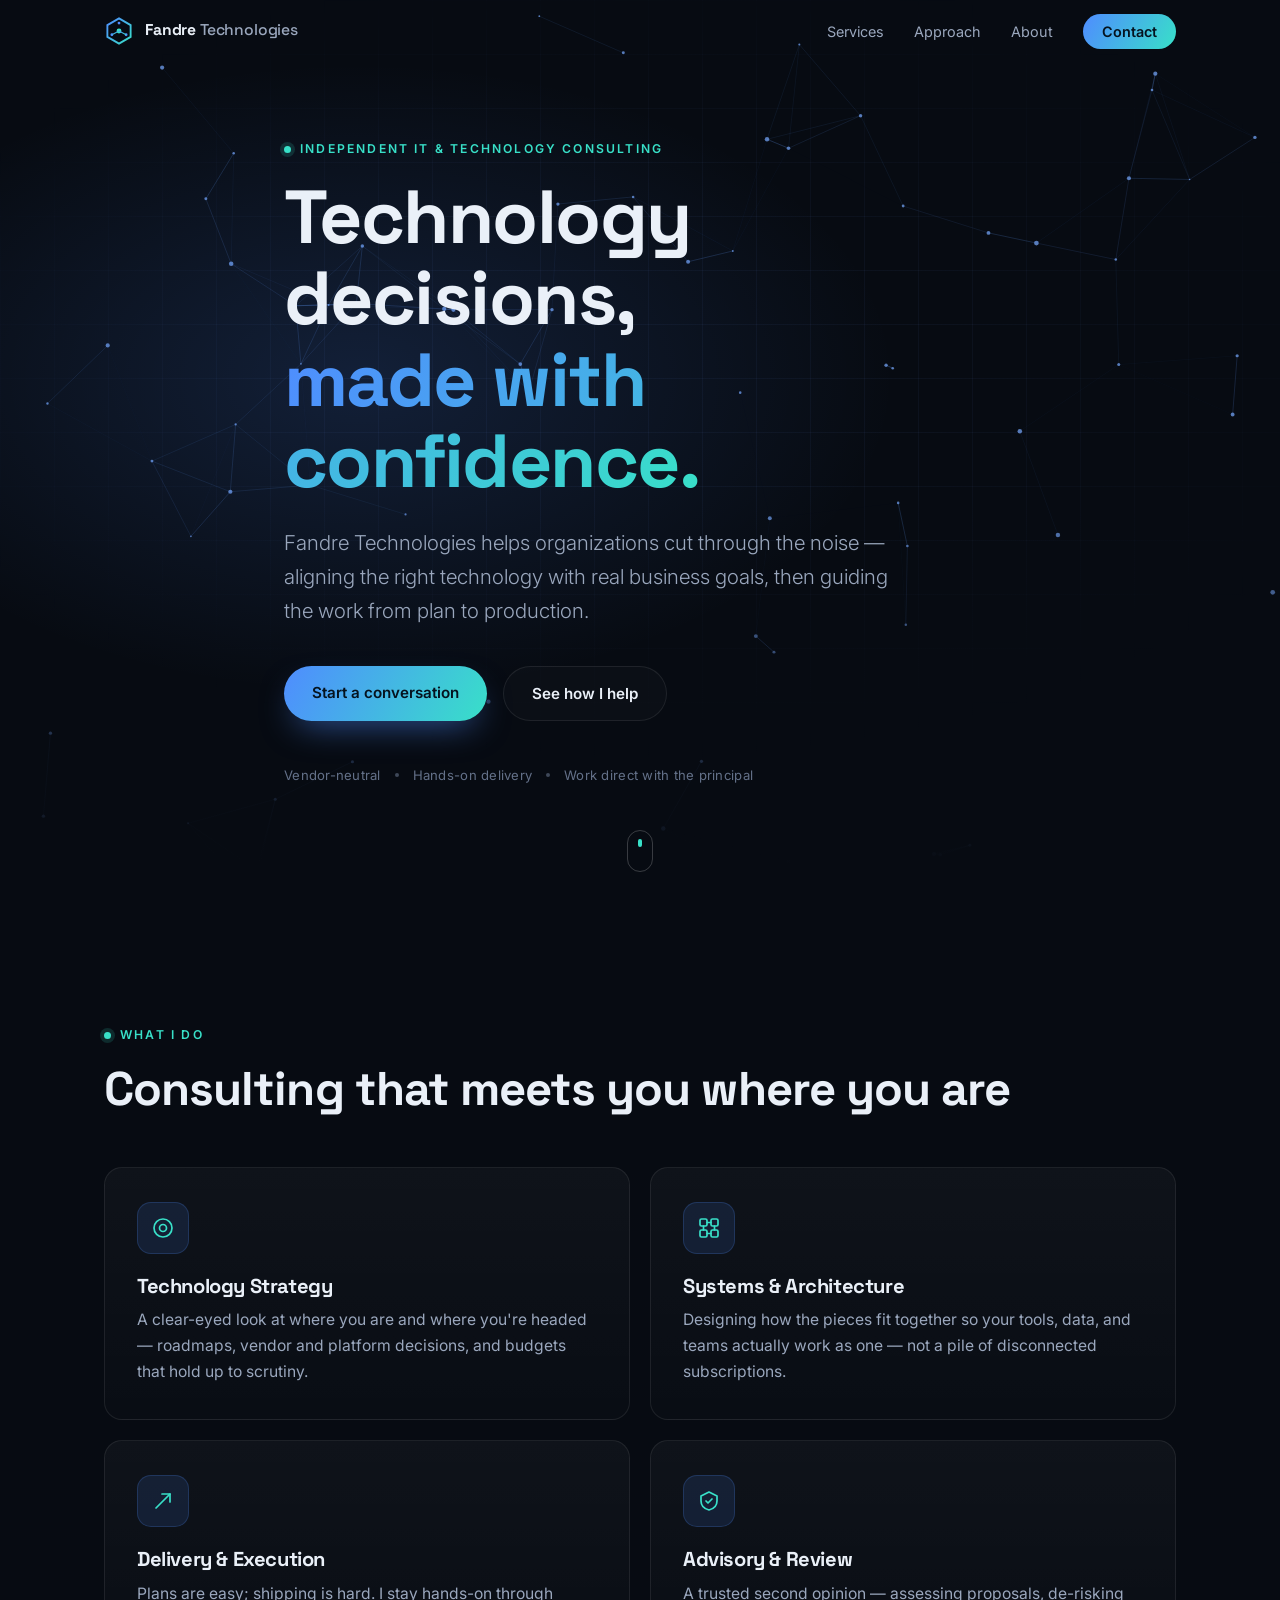
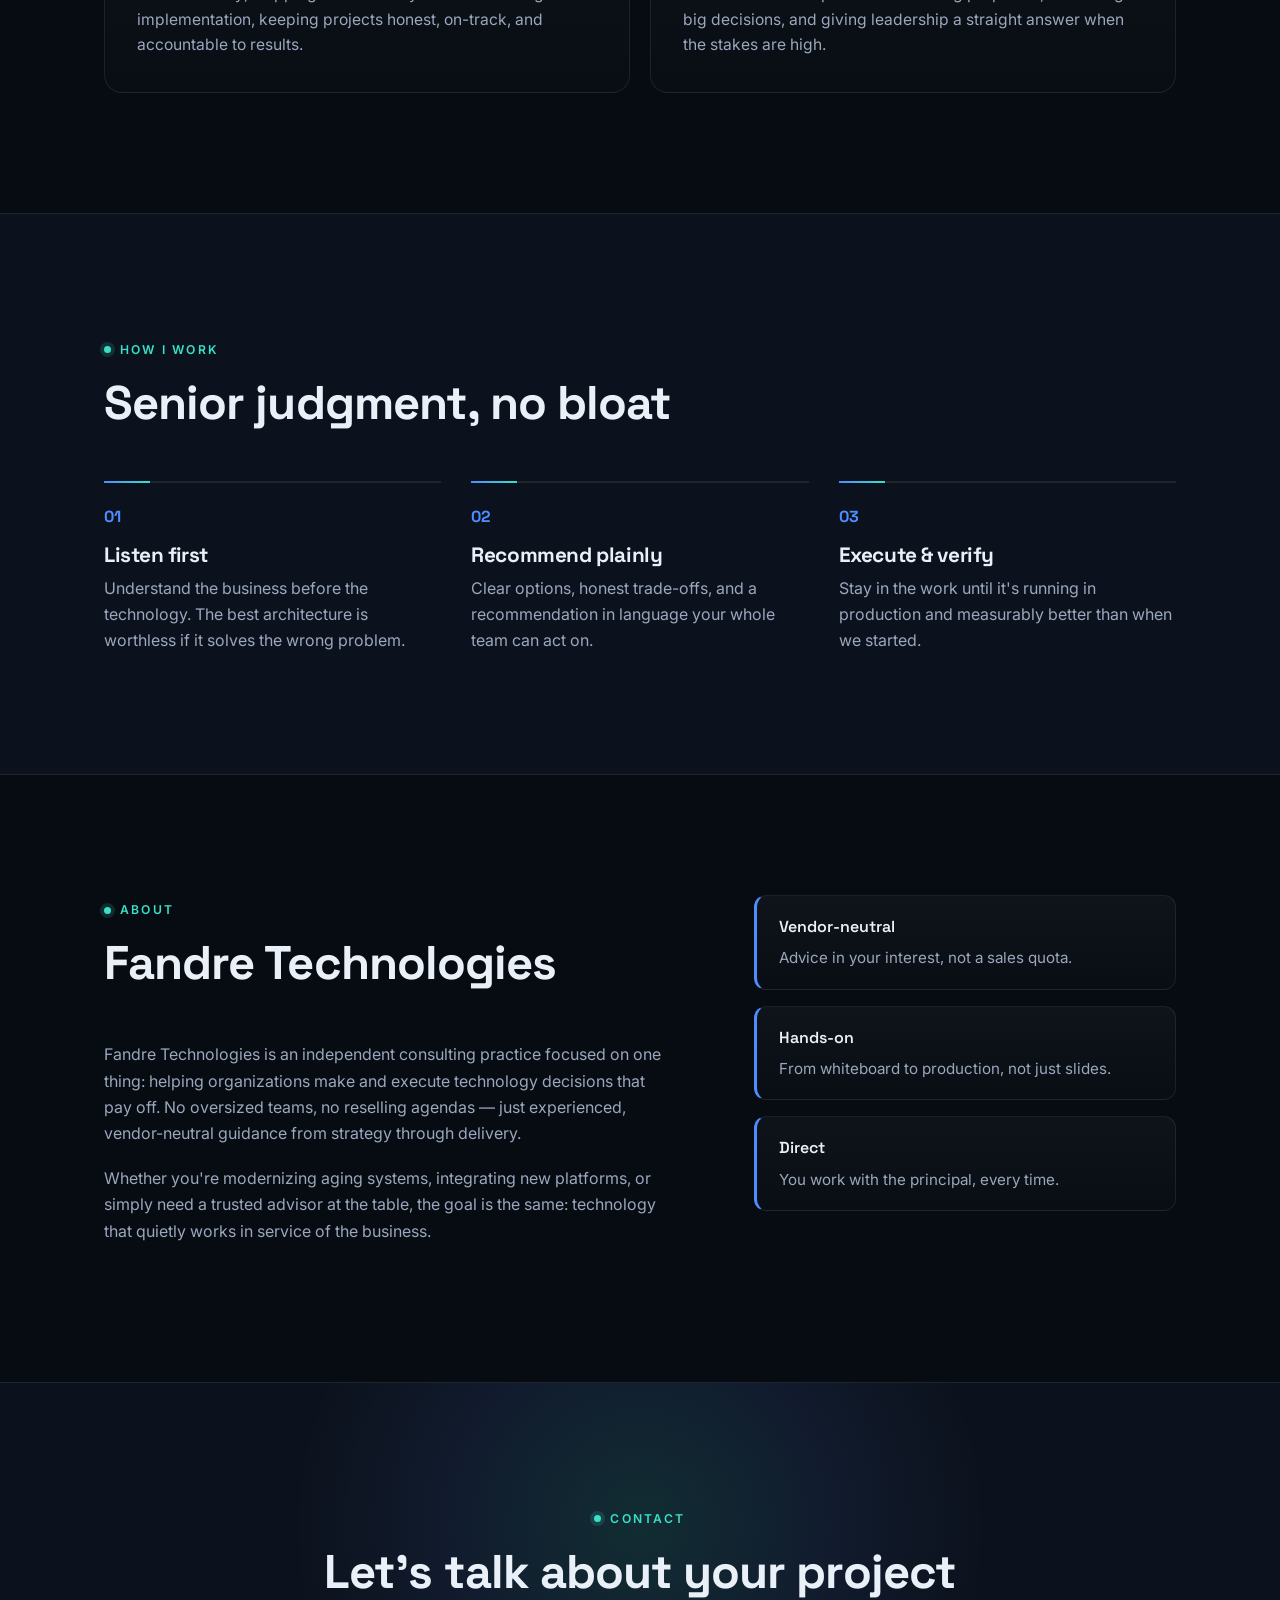
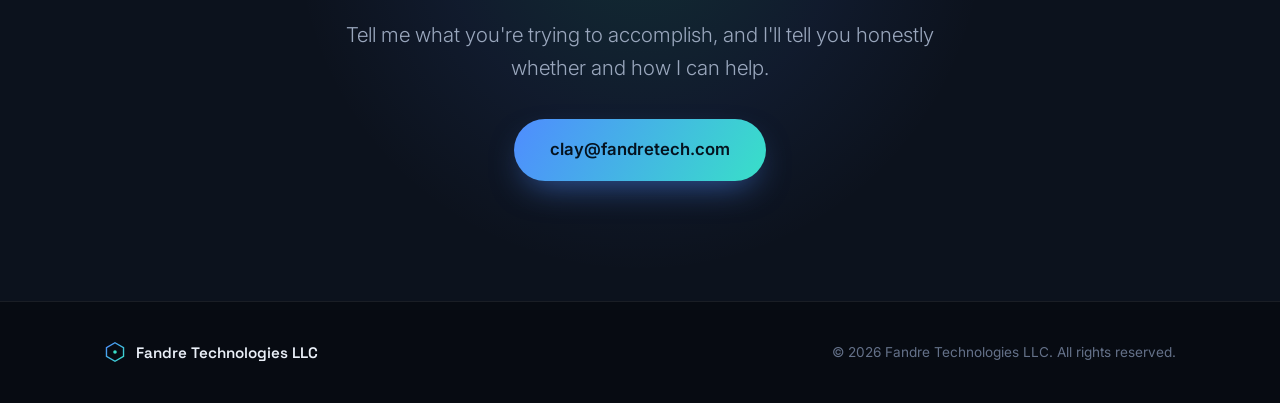
<file: index.html>
<!DOCTYPE html>
<html lang="en">
<head>
  <meta charset="UTF-8" />
  <meta name="viewport" content="width=device-width, initial-scale=1.0" />
  <title>Fandre Technologies — IT &amp; Technology Consulting</title>
  <meta name="description" content="Fandre Technologies — independent IT and technology consulting. Practical strategy, systems, and execution that move your business forward." />
  <meta property="og:title" content="Fandre Technologies" />
  <meta property="og:description" content="Independent IT and technology consulting — strategy, systems, and execution that move your business forward." />
  <meta property="og:url" content="https://fandretech.com" />
  <meta property="og:type" content="website" />
  <link rel="icon" href="data:image/svg+xml,<svg xmlns=%22http://www.w3.org/2000/svg%22 viewBox=%220 0 32 32%22><polygon points=%2216,2 29,9.5 29,22.5 16,30 3,22.5 3,9.5%22 fill=%22none%22 stroke=%22%234f8cff%22 stroke-width=%222.5%22/><circle cx=%2216%22 cy=%2216%22 r=%223%22 fill=%22%2338e0c8%22/></svg>" />
  <link rel="preconnect" href="https://fonts.googleapis.com" />
  <link rel="preconnect" href="https://fonts.gstatic.com" crossorigin />
  <link href="https://fonts.googleapis.com/css2?family=Inter:wght@300;400;500;600;700;800&family=Space+Grotesk:wght@500;600;700&display=swap" rel="stylesheet" />
  <link rel="stylesheet" href="styles.css" />
</head>
<body>

  <!-- Reusable logo mark -->
  <svg width="0" height="0" style="position:absolute" aria-hidden="true">
    <defs>
      <linearGradient id="markGrad" x1="0" y1="0" x2="1" y2="1">
        <stop offset="0" stop-color="#4f8cff" />
        <stop offset="1" stop-color="#38e0c8" />
      </linearGradient>
    </defs>
  </svg>

  <!-- NAV -->
  <nav id="nav">
    <div class="nav-inner">
      <a href="#top" class="nav-brand">
        <svg class="logo-mark" viewBox="0 0 32 32" aria-hidden="true">
          <polygon points="16,2.5 28.4,9.75 28.4,22.25 16,29.5 3.6,22.25 3.6,9.75" fill="none" stroke="url(#markGrad)" stroke-width="2" />
          <circle cx="16" cy="16" r="2.6" fill="#38e0c8" />
          <circle cx="16" cy="7.5" r="1.5" fill="#4f8cff" />
          <circle cx="23.6" cy="20" r="1.5" fill="#4f8cff" />
          <circle cx="8.4" cy="20" r="1.5" fill="#4f8cff" />
          <line x1="16" y1="16" x2="16" y2="7.5" stroke="url(#markGrad)" stroke-width="1.1" />
          <line x1="16" y1="16" x2="23.6" y2="20" stroke="url(#markGrad)" stroke-width="1.1" />
          <line x1="16" y1="16" x2="8.4" y2="20" stroke="url(#markGrad)" stroke-width="1.1" />
        </svg>
        <span class="nav-brand-text">Fandre <span class="nav-brand-thin">Technologies</span></span>
      </a>
      <ul class="nav-links">
        <li><a href="#services">Services</a></li>
        <li><a href="#approach">Approach</a></li>
        <li><a href="#about">About</a></li>
        <li><a href="#contact" class="nav-cta">Contact</a></li>
      </ul>
    </div>
  </nav>

  <!-- HERO -->
  <header id="top" class="hero">
    <canvas id="net" class="hero-canvas" aria-hidden="true"></canvas>
    <div class="hero-grid" aria-hidden="true"></div>
    <div class="hero-fade" aria-hidden="true"></div>
    <div class="container hero-inner">
      <p class="eyebrow reveal"><span class="eyebrow-dot"></span>Independent IT &amp; Technology Consulting</p>
      <h1 class="hero-title reveal">Technology decisions,<br><span class="accent">made with confidence.</span></h1>
      <p class="hero-sub reveal">Fandre Technologies helps organizations cut through the noise — aligning the right technology with real business goals, then guiding the work from plan to production.</p>
      <div class="hero-actions reveal">
        <a href="#contact" class="btn btn-primary">Start a conversation</a>
        <a href="#services" class="btn btn-ghost">See how I help</a>
      </div>
      <div class="hero-trust reveal">
        <span>Vendor-neutral</span><i></i><span>Hands-on delivery</span><i></i><span>Work direct with the principal</span>
      </div>
    </div>
    <a href="#services" class="scroll-cue" aria-label="Scroll to services"><span></span></a>
  </header>

  <!-- SERVICES -->
  <section id="services" class="section">
    <div class="container">
      <p class="eyebrow reveal"><span class="eyebrow-dot"></span>What I do</p>
      <h2 class="section-title reveal">Consulting that meets you where you are</h2>
      <div class="cards">
        <article class="card reveal">
          <div class="card-icon">
            <svg viewBox="0 0 24 24" fill="none" stroke="currentColor" stroke-width="1.7"><circle cx="12" cy="12" r="9"/><circle cx="12" cy="12" r="3.5"/></svg>
          </div>
          <h3>Technology Strategy</h3>
          <p>A clear-eyed look at where you are and where you're headed — roadmaps, vendor and platform decisions, and budgets that hold up to scrutiny.</p>
        </article>
        <article class="card reveal">
          <div class="card-icon">
            <svg viewBox="0 0 24 24" fill="none" stroke="currentColor" stroke-width="1.7"><rect x="3" y="3" width="7" height="7" rx="1.5"/><rect x="14" y="3" width="7" height="7" rx="1.5"/><rect x="3" y="14" width="7" height="7" rx="1.5"/><rect x="14" y="14" width="7" height="7" rx="1.5"/><path d="M10 6.5h4M6.5 10v4M17.5 10v4M10 17.5h4"/></svg>
          </div>
          <h3>Systems &amp; Architecture</h3>
          <p>Designing how the pieces fit together so your tools, data, and teams actually work as one — not a pile of disconnected subscriptions.</p>
        </article>
        <article class="card reveal">
          <div class="card-icon">
            <svg viewBox="0 0 24 24" fill="none" stroke="currentColor" stroke-width="1.7"><path d="M5 19L19 5"/><path d="M11 5h8v8"/></svg>
          </div>
          <h3>Delivery &amp; Execution</h3>
          <p>Plans are easy; shipping is hard. I stay hands-on through implementation, keeping projects honest, on-track, and accountable to results.</p>
        </article>
        <article class="card reveal">
          <div class="card-icon">
            <svg viewBox="0 0 24 24" fill="none" stroke="currentColor" stroke-width="1.7"><path d="M12 3l8 4v5c0 4.5-3.2 7.8-8 9-4.8-1.2-8-4.5-8-9V7z"/><path d="M9 12l2 2 4-4"/></svg>
          </div>
          <h3>Advisory &amp; Review</h3>
          <p>A trusted second opinion — assessing proposals, de-risking big decisions, and giving leadership a straight answer when the stakes are high.</p>
        </article>
      </div>
    </div>
  </section>

  <!-- APPROACH -->
  <section id="approach" class="section section-alt">
    <div class="container">
      <p class="eyebrow reveal"><span class="eyebrow-dot"></span>How I work</p>
      <h2 class="section-title reveal">Senior judgment, no bloat</h2>
      <div class="steps">
        <div class="step reveal">
          <span class="step-num">01</span>
          <h3>Listen first</h3>
          <p>Understand the business before the technology. The best architecture is worthless if it solves the wrong problem.</p>
        </div>
        <div class="step reveal">
          <span class="step-num">02</span>
          <h3>Recommend plainly</h3>
          <p>Clear options, honest trade-offs, and a recommendation in language your whole team can act on.</p>
        </div>
        <div class="step reveal">
          <span class="step-num">03</span>
          <h3>Execute &amp; verify</h3>
          <p>Stay in the work until it's running in production and measurably better than when we started.</p>
        </div>
      </div>
    </div>
  </section>

  <!-- ABOUT -->
  <section id="about" class="section">
    <div class="container about-grid">
      <div class="reveal">
        <p class="eyebrow"><span class="eyebrow-dot"></span>About</p>
        <h2 class="section-title">Fandre Technologies</h2>
        <p class="prose">Fandre Technologies is an independent consulting practice focused on one thing: helping organizations make and execute technology decisions that pay off. No oversized teams, no reselling agendas — just experienced, vendor-neutral guidance from strategy through delivery.</p>
        <p class="prose">Whether you're modernizing aging systems, integrating new platforms, or simply need a trusted advisor at the table, the goal is the same: technology that quietly works in service of the business.</p>
      </div>
      <div class="about-stats reveal">
        <div class="stat">
          <span class="stat-key">Vendor-neutral</span>
          <span class="stat-val">Advice in your interest, not a sales quota.</span>
        </div>
        <div class="stat">
          <span class="stat-key">Hands-on</span>
          <span class="stat-val">From whiteboard to production, not just slides.</span>
        </div>
        <div class="stat">
          <span class="stat-key">Direct</span>
          <span class="stat-val">You work with the principal, every time.</span>
        </div>
      </div>
    </div>
  </section>

  <!-- CONTACT -->
  <section id="contact" class="section section-contact">
    <div class="contact-glow" aria-hidden="true"></div>
    <div class="container contact-inner reveal">
      <p class="eyebrow center"><span class="eyebrow-dot"></span>Contact</p>
      <h2 class="section-title">Let's talk about your project</h2>
      <p class="hero-sub center">Tell me what you're trying to accomplish, and I'll tell you honestly whether and how I can help.</p>
      <a href="mailto:clay@fandretech.com" class="btn btn-primary btn-lg">clay@fandretech.com</a>
    </div>
  </section>

  <!-- FOOTER -->
  <footer class="footer">
    <div class="container footer-inner">
      <span class="footer-brand">
        <svg class="logo-mark sm" viewBox="0 0 32 32" aria-hidden="true">
          <polygon points="16,2.5 28.4,9.75 28.4,22.25 16,29.5 3.6,22.25 3.6,9.75" fill="none" stroke="url(#markGrad)" stroke-width="2" />
          <circle cx="16" cy="16" r="2.6" fill="#38e0c8" />
        </svg>
        Fandre Technologies LLC
      </span>
      <span class="footer-copy">© <span id="year"></span> Fandre Technologies LLC. All rights reserved.</span>
    </div>
  </footer>

  <script src="script.js"></script>
</body>
</html>
</file>
<file: styles.css>
/* ===== Fandre Technologies — styles ===== */

:root {
  --bg: #070b12;
  --bg-alt: #0c121d;
  --surface: #111a28;
  --surface-2: #16223440;
  --border: rgba(255, 255, 255, 0.08);
  --border-bright: rgba(120, 170, 255, 0.35);
  --text: #eaf0f8;
  --text-dim: #9aa7bd;
  --text-faint: #647189;
  --accent: #4f8cff;
  --accent-2: #38e0c8;
  --accent-grad: linear-gradient(120deg, #4f8cff, #38e0c8);
  --radius: 18px;
  --maxw: 1120px;
}

* { box-sizing: border-box; margin: 0; padding: 0; }

html { scroll-behavior: smooth; }

body {
  background: var(--bg);
  color: var(--text);
  font-family: 'Inter', system-ui, -apple-system, sans-serif;
  line-height: 1.65;
  -webkit-font-smoothing: antialiased;
  overflow-x: hidden;
}

.container { width: 100%; max-width: var(--maxw); margin: 0 auto; padding: 0 24px; }

a { color: inherit; text-decoration: none; }

h1, h2, h3 { font-family: 'Space Grotesk', 'Inter', sans-serif; line-height: 1.08; letter-spacing: -0.02em; }

.accent {
  background: var(--accent-grad);
  -webkit-background-clip: text;
  background-clip: text;
  color: transparent;
}

.eyebrow {
  display: inline-flex;
  align-items: center;
  gap: 9px;
  font-size: 0.76rem;
  font-weight: 600;
  letter-spacing: 0.18em;
  text-transform: uppercase;
  color: var(--accent-2);
  margin-bottom: 18px;
}
.eyebrow.center { justify-content: center; }
.eyebrow-dot {
  width: 7px; height: 7px; border-radius: 50%;
  background: var(--accent-2);
  box-shadow: 0 0 0 4px rgba(56, 224, 200, 0.15);
}

.logo-mark { width: 30px; height: 30px; flex: none; }
.logo-mark.sm { width: 22px; height: 22px; }

/* ===== NAV ===== */
#nav {
  position: fixed;
  top: 0; left: 0; right: 0;
  z-index: 100;
  background: transparent;
  border-bottom: 1px solid transparent;
  transition: border-color 0.3s, background 0.3s, backdrop-filter 0.3s;
}
#nav.scrolled {
  border-bottom-color: var(--border);
  background: rgba(7, 11, 18, 0.78);
  backdrop-filter: blur(16px);
  -webkit-backdrop-filter: blur(16px);
}
.nav-inner {
  max-width: var(--maxw);
  margin: 0 auto;
  padding: 16px 24px;
  display: flex;
  align-items: center;
  justify-content: space-between;
  gap: 24px;
}
.nav-brand { display: flex; align-items: center; gap: 11px; font-weight: 700; font-size: 0.98rem; }
.nav-brand-text { font-family: 'Space Grotesk', sans-serif; letter-spacing: -0.01em; }
.nav-brand-thin { font-weight: 500; color: var(--text-dim); }
.nav-links { list-style: none; display: flex; align-items: center; gap: 30px; }
.nav-links a { font-size: 0.9rem; color: var(--text-dim); transition: color 0.2s; }
.nav-links a:hover { color: var(--text); }
.nav-cta {
  padding: 9px 19px;
  border-radius: 999px;
  background: var(--accent-grad);
  color: #05131f !important;
  font-weight: 600;
  transition: transform 0.2s, box-shadow 0.2s;
}
.nav-cta:hover { transform: translateY(-1px); box-shadow: 0 8px 22px -8px rgba(79,140,255,0.6); }

/* ===== BUTTONS ===== */
.btn {
  display: inline-block;
  padding: 14px 28px;
  border-radius: 999px;
  font-weight: 600;
  font-size: 0.95rem;
  transition: transform 0.2s, box-shadow 0.2s, background 0.2s, border-color 0.2s;
  cursor: pointer;
}
.btn-primary { background: var(--accent-grad); color: #05131f; box-shadow: 0 14px 34px -12px rgba(79, 140, 255, 0.6); }
.btn-primary:hover { transform: translateY(-2px); box-shadow: 0 18px 40px -12px rgba(79, 140, 255, 0.75); }
.btn-ghost { border: 1px solid var(--border); color: var(--text); background: rgba(255,255,255,0.02); }
.btn-ghost:hover { background: rgba(255,255,255,0.06); border-color: var(--border-bright); transform: translateY(-2px); }
.btn-lg { padding: 17px 36px; font-size: 1.05rem; }

/* ===== HERO ===== */
.hero {
  position: relative;
  min-height: 100vh;
  display: flex;
  align-items: center;
  overflow: hidden;
  padding: 110px 0 90px;
}
.hero-canvas { position: absolute; inset: 0; width: 100%; height: 100%; z-index: 0; }
.hero-grid {
  position: absolute; inset: 0; z-index: 0;
  background-image:
    linear-gradient(rgba(120,160,255,0.05) 1px, transparent 1px),
    linear-gradient(90deg, rgba(120,160,255,0.05) 1px, transparent 1px);
  background-size: 54px 54px;
  mask-image: radial-gradient(ellipse 80% 60% at 50% 40%, #000 30%, transparent 75%);
  -webkit-mask-image: radial-gradient(ellipse 80% 60% at 50% 40%, #000 30%, transparent 75%);
}
.hero-fade {
  position: absolute; inset: 0; z-index: 1;
  background:
    radial-gradient(60% 50% at 28% 42%, rgba(79,140,255,0.16), transparent 70%),
    linear-gradient(180deg, transparent 55%, var(--bg) 96%);
  pointer-events: none;
}
.hero-inner { position: relative; z-index: 2; max-width: 760px; }
.hero-title { font-size: clamp(2.7rem, 7.2vw, 4.7rem); font-weight: 700; margin-bottom: 24px; }
.hero-sub { font-size: clamp(1.05rem, 1.9vw, 1.28rem); color: var(--text-dim); max-width: 620px; font-weight: 300; }
.hero-sub.center { margin: 0 auto; }
.hero-actions { display: flex; flex-wrap: wrap; gap: 16px; margin-top: 38px; }
.hero-trust {
  display: flex; flex-wrap: wrap; align-items: center; gap: 14px;
  margin-top: 44px;
  font-size: 0.82rem; color: var(--text-faint); letter-spacing: 0.02em;
}
.hero-trust i { width: 4px; height: 4px; border-radius: 50%; background: var(--text-faint); opacity: 0.6; }

.scroll-cue {
  position: absolute; bottom: 28px; left: 50%; transform: translateX(-50%);
  z-index: 2; width: 26px; height: 42px; border: 1.5px solid rgba(255,255,255,0.2);
  border-radius: 14px; display: grid; place-items: start center; padding-top: 8px;
}
.scroll-cue span { width: 4px; height: 8px; border-radius: 4px; background: var(--accent-2); animation: scrollPulse 1.7s ease-in-out infinite; }
@keyframes scrollPulse { 0%,100% { opacity: 0.4; transform: translateY(0); } 50% { opacity: 1; transform: translateY(7px); } }

/* ===== SECTIONS ===== */
.section { padding: 120px 0; position: relative; }
.section-alt { background: var(--bg-alt); border-top: 1px solid var(--border); border-bottom: 1px solid var(--border); }
.section-title { font-size: clamp(1.95rem, 4vw, 2.95rem); font-weight: 700; margin-bottom: 52px; }

/* ===== CARDS ===== */
.cards { display: grid; grid-template-columns: repeat(2, 1fr); gap: 20px; }
.card {
  position: relative;
  background: linear-gradient(180deg, rgba(255,255,255,0.035), rgba(255,255,255,0.012));
  border: 1px solid var(--border);
  border-radius: var(--radius);
  padding: 34px 32px;
  overflow: hidden;
  transition: transform 0.28s, border-color 0.28s;
}
.card::before {
  content: ""; position: absolute; inset: 0;
  background: radial-gradient(120% 120% at 0% 0%, rgba(79,140,255,0.14), transparent 45%);
  opacity: 0; transition: opacity 0.3s;
}
.card:hover { transform: translateY(-5px); border-color: var(--border-bright); }
.card:hover::before { opacity: 1; }
.card-icon {
  position: relative;
  width: 52px; height: 52px;
  display: grid; place-items: center;
  border-radius: 14px;
  background: rgba(79,140,255,0.12);
  border: 1px solid rgba(79,140,255,0.2);
  color: var(--accent-2);
  margin-bottom: 22px;
}
.card-icon svg { width: 24px; height: 24px; stroke-linecap: round; stroke-linejoin: round; }
.card h3 { position: relative; font-size: 1.26rem; margin-bottom: 10px; }
.card p { position: relative; color: var(--text-dim); font-size: 0.98rem; }

/* ===== STEPS ===== */
.steps { display: grid; grid-template-columns: repeat(3, 1fr); gap: 30px; }
.step { padding-top: 20px; border-top: 2px solid var(--border); position: relative; }
.step::after { content: ""; position: absolute; top: -2px; left: 0; width: 46px; height: 2px; background: var(--accent-grad); }
.step-num { font-family: 'Space Grotesk', sans-serif; font-size: 1rem; font-weight: 700; color: var(--accent); }
.step h3 { font-size: 1.3rem; margin: 14px 0 8px; }
.step p { color: var(--text-dim); }

/* ===== ABOUT ===== */
.about-grid { display: grid; grid-template-columns: 1.4fr 1fr; gap: 60px; align-items: start; }
.prose { color: var(--text-dim); margin-bottom: 18px; max-width: 56ch; }
.about-stats { display: flex; flex-direction: column; gap: 16px; }
.stat {
  background: linear-gradient(180deg, rgba(255,255,255,0.035), rgba(255,255,255,0.01));
  border: 1px solid var(--border);
  border-left: 3px solid var(--accent);
  border-radius: 12px;
  padding: 18px 22px;
  transition: transform 0.25s, border-color 0.25s;
}
.stat:hover { transform: translateX(4px); border-left-color: var(--accent-2); }
.stat-key { display: block; font-family: 'Space Grotesk', sans-serif; font-weight: 600; margin-bottom: 4px; }
.stat-val { color: var(--text-dim); font-size: 0.95rem; }

/* ===== CONTACT ===== */
.section-contact { text-align: center; background: var(--bg-alt); border-top: 1px solid var(--border); overflow: hidden; }
.contact-glow {
  position: absolute; top: -40%; left: 50%; transform: translateX(-50%);
  width: 700px; height: 700px; pointer-events: none;
  background: radial-gradient(circle, rgba(56,224,200,0.13), rgba(79,140,255,0.07) 40%, transparent 70%);
}
.contact-inner { position: relative; }
.contact-inner .section-title { margin-bottom: 20px; }
.section-contact .btn { margin-top: 34px; }

/* ===== FOOTER ===== */
.footer { padding: 38px 0; border-top: 1px solid var(--border); }
.footer-inner { display: flex; flex-wrap: wrap; gap: 12px; justify-content: space-between; align-items: center; }
.footer-brand { display: flex; align-items: center; gap: 10px; font-family: 'Space Grotesk', sans-serif; font-weight: 600; font-size: 0.95rem; }
.footer-copy { color: var(--text-faint); font-size: 0.85rem; }

/* ===== REVEAL ANIMATION ===== */
.reveal { opacity: 0; transform: translateY(26px); transition: opacity 0.7s ease, transform 0.7s ease; }
.reveal.in { opacity: 1; transform: none; }

/* ===== RESPONSIVE ===== */
@media (max-width: 860px) {
  .nav-brand-thin { display: none; }
  .nav-links { gap: 18px; }
  .cards { grid-template-columns: 1fr; }
  .steps { grid-template-columns: 1fr; }
  .about-grid { grid-template-columns: 1fr; gap: 38px; }
  .section { padding: 84px 0; }
}
@media (max-width: 540px) {
  .nav-links a:not(.nav-cta) { display: none; }
  .hero-trust { gap: 10px; }
}

@media (prefers-reduced-motion: reduce) {
  .reveal { opacity: 1; transform: none; transition: none; }
  .scroll-cue span { animation: none; }
  html { scroll-behavior: auto; }
}
</file>
